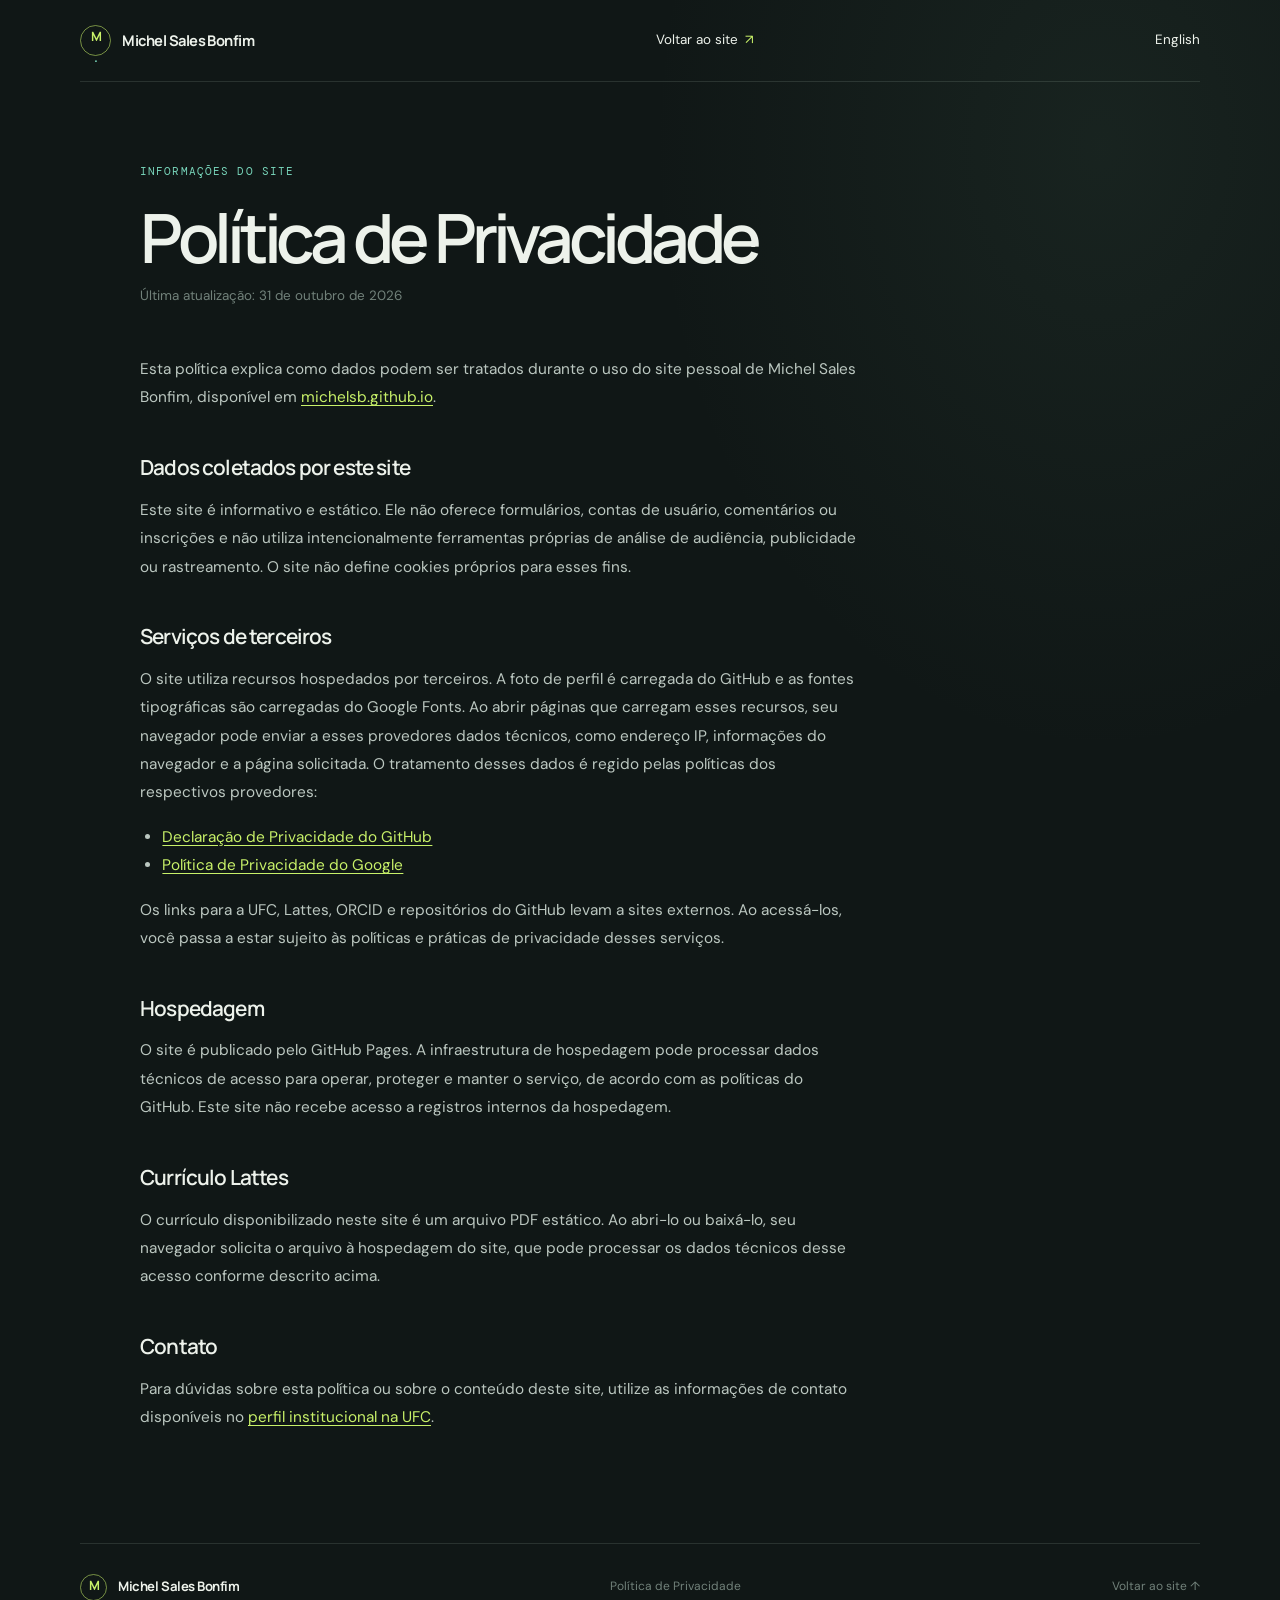
<file: privacy.html>
<!doctype html>
<html lang="pt-BR">
  <head>
    <meta charset="utf-8">
    <meta name="viewport" content="width=device-width, initial-scale=1">
    <meta
      name="description"
      content="Política de privacidade do site pessoal e acadêmico de Michel Sales Bonfim."
    >
    <meta name="theme-color" content="#101716">
    <title>Política de Privacidade — Michel Sales Bonfim</title>
    <link rel="stylesheet" href="styles.css">
  </head>
  <body>
    <a class="skip-link" href="#conteudo">Pular para o conteúdo</a>

    <header class="site-header">
      <a class="wordmark" href="index.html" aria-label="Michel Sales Bonfim, início">
        <span class="wordmark-mark" aria-hidden="true">M<span>.</span></span>
        <span>Michel Sales Bonfim</span>
      </a>
      <a class="header-link" href="index.html">Voltar ao site <span aria-hidden="true">↗</span></a>
      <a class="header-link" href="en/privacy.html" lang="en">English</a>
    </header>

    <main id="conteudo" class="section-wrap privacy-page">
      <p class="eyebrow">Informações do site</p>
      <h1>Política de Privacidade</h1>
      <p class="privacy-updated">Última atualização: <time datetime="2026-10-31">31 de outubro de 2026</time></p>

      <div class="privacy-content">
        <p>
          Esta política explica como dados podem ser tratados durante o uso do
          site pessoal de Michel Sales Bonfim, disponível em
          <a href="https://michelsb.github.io">michelsb.github.io</a>.
        </p>

        <section aria-labelledby="dados-title">
          <h2 id="dados-title">Dados coletados por este site</h2>
          <p>
            Este site é informativo e estático. Ele não oferece formulários,
            contas de usuário, comentários ou inscrições e não utiliza
            intencionalmente ferramentas próprias de análise de audiência,
            publicidade ou rastreamento. O site não define cookies próprios
            para esses fins.
          </p>
        </section>

        <section aria-labelledby="terceiros-title">
          <h2 id="terceiros-title">Serviços de terceiros</h2>
          <p>
            O site utiliza recursos hospedados por terceiros. A foto de perfil
            é carregada do GitHub e as fontes tipográficas são carregadas do
            Google Fonts. Ao abrir páginas que carregam esses recursos, seu
            navegador pode enviar a esses provedores dados técnicos, como
            endereço IP, informações do navegador e a página solicitada. O
            tratamento desses dados é regido pelas políticas dos respectivos
            provedores:
          </p>
          <ul>
            <li><a href="https://docs.github.com/pt/site-policy/privacy-policies/github-privacy-statement" target="_blank" rel="noreferrer">Declaração de Privacidade do GitHub</a></li>
            <li><a href="https://policies.google.com/privacy" target="_blank" rel="noreferrer">Política de Privacidade do Google</a></li>
          </ul>
          <p>
            Os links para a UFC, Lattes, ORCID e repositórios do GitHub levam a
            sites externos. Ao acessá-los, você passa a estar sujeito às
            políticas e práticas de privacidade desses serviços.
          </p>
        </section>

        <section aria-labelledby="hospedagem-title">
          <h2 id="hospedagem-title">Hospedagem</h2>
          <p>
            O site é publicado pelo GitHub Pages. A infraestrutura de
            hospedagem pode processar dados técnicos de acesso para operar,
            proteger e manter o serviço, de acordo com as políticas do GitHub.
            Este site não recebe acesso a registros internos da hospedagem.
          </p>
        </section>

        <section aria-labelledby="pdf-title">
          <h2 id="pdf-title">Currículo Lattes</h2>
          <p>
            O currículo disponibilizado neste site é um arquivo PDF estático.
            Ao abri-lo ou baixá-lo, seu navegador solicita o arquivo à
            hospedagem do site, que pode processar os dados técnicos desse
            acesso conforme descrito acima.
          </p>
        </section>

        <section aria-labelledby="contato-title">
          <h2 id="contato-title">Contato</h2>
          <p>
            Para dúvidas sobre esta política ou sobre o conteúdo deste site,
            utilize as informações de contato disponíveis no
            <a href="https://www.quixada.ufc.br/docente/michel-sales-bonfim/" target="_blank" rel="noreferrer">perfil institucional na UFC</a>.
          </p>
        </section>
      </div>
    </main>

    <footer class="site-footer">
      <a class="wordmark footer-wordmark" href="index.html">
        <span class="wordmark-mark" aria-hidden="true">M<span>.</span></span>
        <span>Michel Sales Bonfim</span>
      </a>
      <p>Política de Privacidade</p>
      <a href="index.html">Voltar ao site ↑</a>
    </footer>
  </body>
</html>
</file>
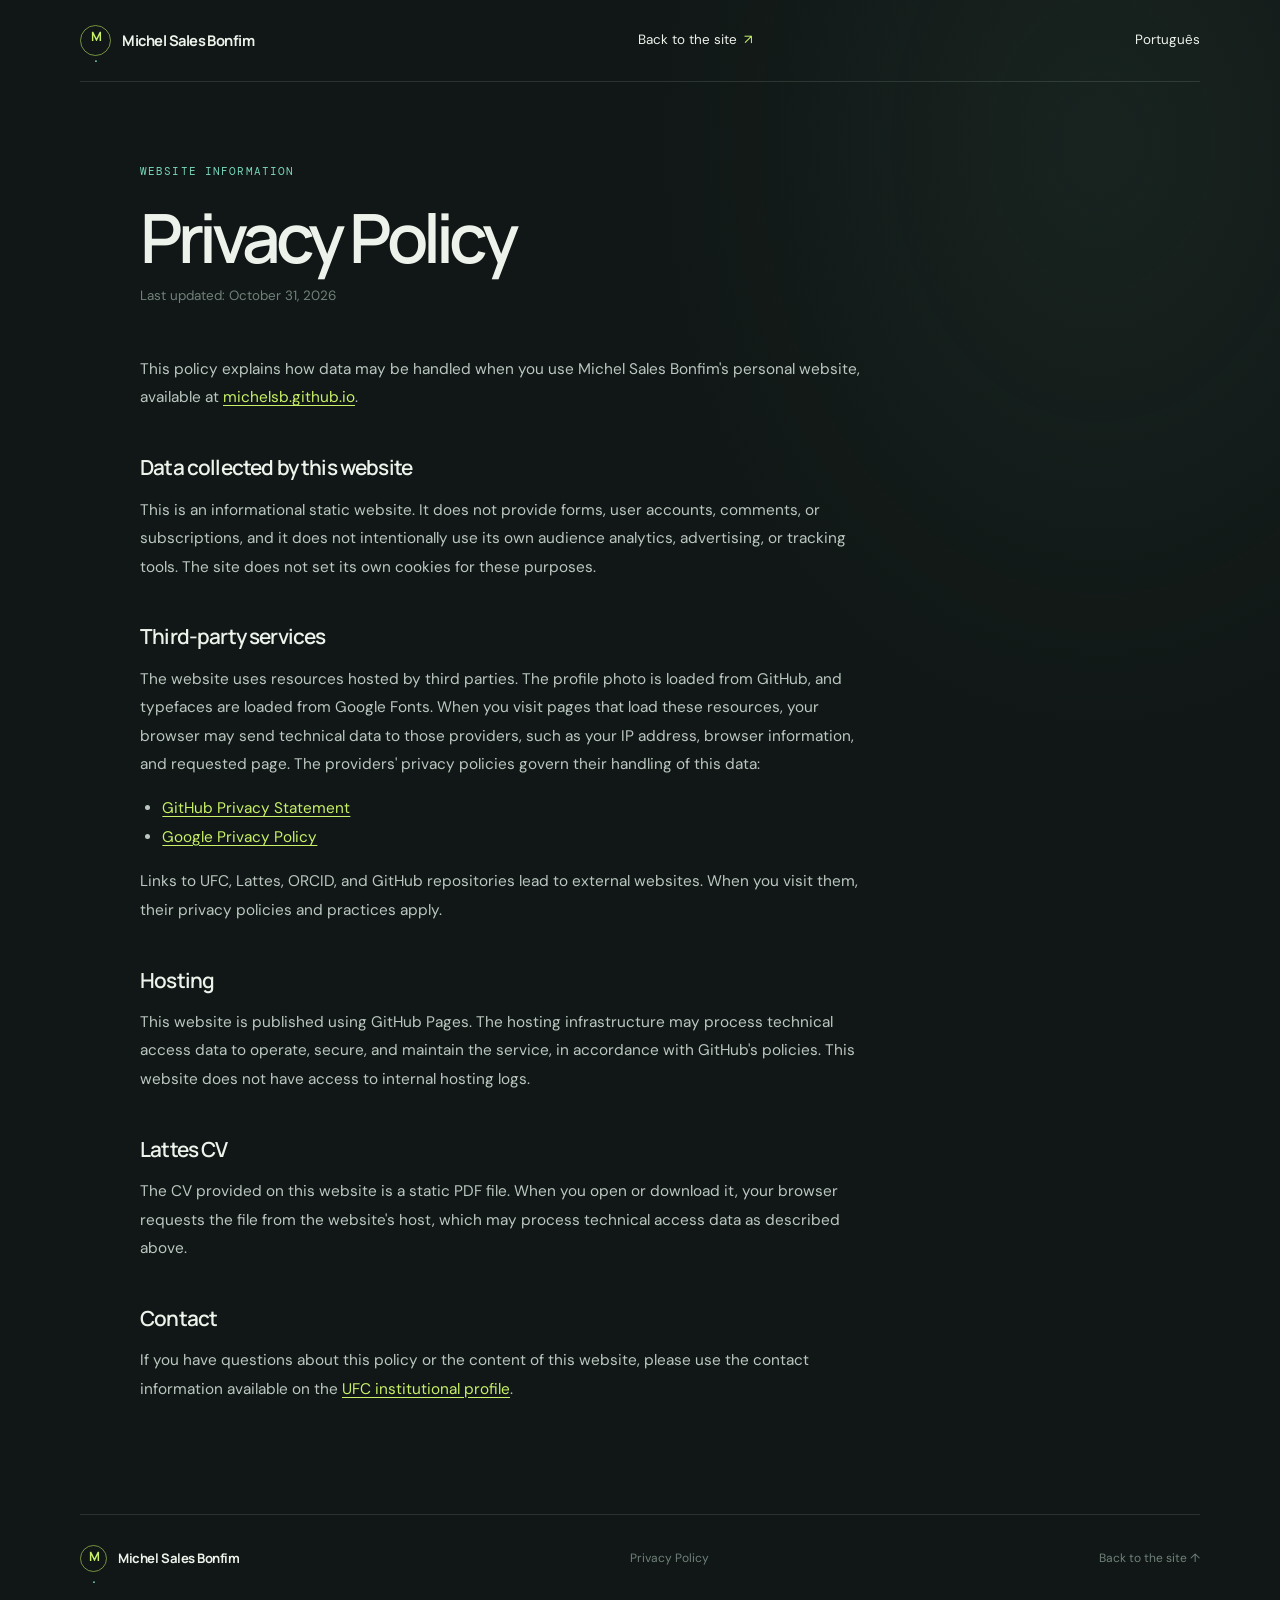
<file: en/privacy.html>
<!doctype html>
<html lang="en">
  <head>
    <meta charset="utf-8">
    <meta name="viewport" content="width=device-width, initial-scale=1">
    <meta
      name="description"
      content="Privacy policy for Michel Sales Bonfim's personal and academic website."
    >
    <meta name="theme-color" content="#101716">
    <title>Privacy Policy — Michel Sales Bonfim</title>
    <link rel="stylesheet" href="../styles.css">
  </head>
  <body>
    <a class="skip-link" href="#content">Skip to content</a>

    <header class="site-header">
      <a class="wordmark" href="index.html" aria-label="Michel Sales Bonfim, home">
        <span class="wordmark-mark" aria-hidden="true">M<span>.</span></span>
        <span>Michel Sales Bonfim</span>
      </a>
      <a class="header-link" href="index.html">Back to the site <span aria-hidden="true">↗</span></a>
      <a class="header-link" href="../privacy.html" lang="pt-BR">Português</a>
    </header>

    <main id="content" class="section-wrap privacy-page">
      <p class="eyebrow">Website information</p>
      <h1>Privacy Policy</h1>
      <p class="privacy-updated">Last updated: <time datetime="2026-10-31">October 31, 2026</time></p>

      <div class="privacy-content">
        <p>
          This policy explains how data may be handled when you use Michel Sales
          Bonfim's personal website, available at
          <a href="https://michelsb.github.io">michelsb.github.io</a>.
        </p>

        <section aria-labelledby="data-title">
          <h2 id="data-title">Data collected by this website</h2>
          <p>
            This is an informational static website. It does not provide forms,
            user accounts, comments, or subscriptions, and it does not
            intentionally use its own audience analytics, advertising, or
            tracking tools. The site does not set its own cookies for these
            purposes.
          </p>
        </section>

        <section aria-labelledby="third-party-title">
          <h2 id="third-party-title">Third-party services</h2>
          <p>
            The website uses resources hosted by third parties. The profile
            photo is loaded from GitHub, and typefaces are loaded from Google
            Fonts. When you visit pages that load these resources, your browser
            may send technical data to those providers, such as your IP
            address, browser information, and requested page. The providers'
            privacy policies govern their handling of this data:
          </p>
          <ul>
            <li><a href="https://docs.github.com/en/site-policy/privacy-policies/github-privacy-statement" target="_blank" rel="noreferrer">GitHub Privacy Statement</a></li>
            <li><a href="https://policies.google.com/privacy" target="_blank" rel="noreferrer">Google Privacy Policy</a></li>
          </ul>
          <p>
            Links to UFC, Lattes, ORCID, and GitHub repositories lead to
            external websites. When you visit them, their privacy policies and
            practices apply.
          </p>
        </section>

        <section aria-labelledby="hosting-title">
          <h2 id="hosting-title">Hosting</h2>
          <p>
            This website is published using GitHub Pages. The hosting
            infrastructure may process technical access data to operate,
            secure, and maintain the service, in accordance with GitHub's
            policies. This website does not have access to internal hosting
            logs.
          </p>
        </section>

        <section aria-labelledby="cv-title">
          <h2 id="cv-title">Lattes CV</h2>
          <p>
            The CV provided on this website is a static PDF file. When you open
            or download it, your browser requests the file from the website's
            host, which may process technical access data as described above.
          </p>
        </section>

        <section aria-labelledby="contact-title">
          <h2 id="contact-title">Contact</h2>
          <p>
            If you have questions about this policy or the content of this
            website, please use the contact information available on the
            <a href="https://www.quixada.ufc.br/docente/michel-sales-bonfim/" target="_blank" rel="noreferrer">UFC institutional profile</a>.
          </p>
        </section>
      </div>
    </main>

    <footer class="site-footer">
      <a class="wordmark footer-wordmark" href="index.html">
        <span class="wordmark-mark" aria-hidden="true">M<span>.</span></span>
        <span>Michel Sales Bonfim</span>
      </a>
      <p>Privacy Policy</p>
      <a href="index.html">Back to the site ↑</a>
    </footer>
  </body>
</html>
</file>
<file: styles.css>
@import url("https://fonts.googleapis.com/css2?family=DM+Mono:wght@400;500&family=DM+Sans:wght@400;500;600;700&family=Manrope:wght@400;500;600;700;800&display=swap");

:root {
  color-scheme: dark;
  --page: #101716;
  --panel: #151e1c;
  --panel-raised: #192321;
  --text: #edf2eb;
  --muted: #9daaa4;
  --subtle: #71817a;
  --line: rgba(209, 229, 216, 0.13);
  --accent: #c8f169;
  --accent-ink: #172010;
  --mint: #78d5ba;
  --mono: "DM Mono", "SFMono-Regular", Consolas, monospace;
  --sans: "DM Sans", "Segoe UI", sans-serif;
  --display: "Manrope", "Segoe UI", sans-serif;
  font-family: var(--sans);
  background: var(--page);
  color: var(--text);
  scroll-behavior: smooth;
}

* {
  box-sizing: border-box;
}

body {
  margin: 0;
  background:
    radial-gradient(ellipse at 86% 9%, rgba(84, 125, 102, 0.12), transparent 28rem),
    var(--page);
  color: var(--text);
  font-size: 16px;
  line-height: 1.65;
}

a {
  color: inherit;
}

a:focus-visible {
  outline: 2px solid var(--accent);
  outline-offset: 5px;
}

.skip-link {
  position: absolute;
  z-index: 20;
  top: 0.75rem;
  left: 0.75rem;
  padding: 0.75rem 1rem;
  transform: translateY(-160%);
  background: var(--accent);
  color: var(--accent-ink);
  font-weight: 700;
}

.skip-link:focus {
  transform: translateY(0);
}

.site-header,
.site-footer {
  display: flex;
  align-items: center;
  justify-content: space-between;
  width: min(1120px, calc(100% - 64px));
  margin: 0 auto;
}

.site-header {
  min-height: 82px;
  border-bottom: 1px solid var(--line);
}

.wordmark {
  display: inline-flex;
  align-items: center;
  gap: 0.7rem;
  color: var(--text);
  font-family: var(--display);
  font-size: 0.92rem;
  font-weight: 700;
  letter-spacing: -0.035em;
  text-decoration: none;
}

.wordmark-mark {
  display: grid;
  width: 31px;
  height: 31px;
  place-items: center;
  border: 1px solid rgba(200, 241, 105, 0.55);
  border-radius: 50%;
  color: var(--accent);
  font-size: 0.8rem;
  letter-spacing: -0.08em;
}

.wordmark-mark span {
  color: var(--mint);
}

.site-nav {
  display: flex;
  align-items: center;
  gap: 2rem;
}

.site-nav a,
.header-link {
  color: var(--muted);
  font-size: 0.84rem;
  text-decoration: none;
  transition: color 160ms ease;
}

.site-nav a:hover,
.header-link:hover,
.link-row a:hover,
.contact-github:hover,
.site-footer > a:last-child:hover {
  color: var(--accent);
}

.header-link {
  color: var(--text);
}

.header-link span,
.link-row span,
.text-link span,
.contact-github span {
  padding-left: 0.2rem;
  color: var(--accent);
}

.section-wrap {
  width: min(1000px, calc(100% - 64px));
  margin: 0 auto;
}

.privacy-page {
  min-height: calc(100vh - 170px);
  padding-top: 5rem;
  padding-bottom: 6rem;
}

.privacy-page > h1 {
  margin-bottom: 0.6rem;
  font-family: var(--display);
  font-size: clamp(2.5rem, 6vw, 4.25rem);
  font-weight: 600;
  letter-spacing: -0.075em;
  line-height: 1.1;
}

.privacy-updated {
  margin-bottom: 3rem;
  color: var(--subtle);
  font-size: 0.84rem;
}

.privacy-content {
  max-width: 720px;
}

.privacy-content > p,
.privacy-content section p,
.privacy-content li {
  color: #bbc7c0;
  font-size: 0.96rem;
  line-height: 1.85;
}

.privacy-content a {
  color: var(--accent);
  text-underline-offset: 3px;
}

.privacy-content section {
  margin-top: 2.4rem;
}

.privacy-content h2 {
  margin-bottom: 0.7rem;
  font-family: var(--display);
  font-size: 1.3rem;
  font-weight: 600;
  letter-spacing: -0.04em;
}

.privacy-content ul {
  padding-left: 1.4rem;
}

.hero {
  position: relative;
  display: grid;
  min-height: 625px;
  grid-template-columns: 1.15fr 0.85fr;
  align-items: center;
  gap: 4rem;
  overflow: hidden;
  padding-top: 3.2rem;
  padding-bottom: 5.2rem;
  isolation: isolate;
}

.hero-copy,
.hero-card {
  position: relative;
  z-index: 1;
}

.eyebrow,
.card-label,
.project-type,
.timeline-period,
.research-number,
.hero-index {
  font-family: var(--mono);
  font-size: 0.7rem;
  letter-spacing: 0.1em;
  text-transform: uppercase;
}

.eyebrow {
  display: flex;
  align-items: center;
  gap: 0.65rem;
  margin: 0 0 1.25rem;
  color: var(--mint);
}

.status-dot {
  width: 7px;
  height: 7px;
  border-radius: 50%;
  background: var(--accent);
  box-shadow: 0 0 14px rgba(200, 241, 105, 0.65);
}

h1,
h2,
h3,
p {
  margin-top: 0;
}

.hero h1 {
  margin-bottom: 1.45rem;
  font-family: var(--display);
  font-size: clamp(3.5rem, 7.3vw, 6.6rem);
  font-weight: 600;
  letter-spacing: -0.085em;
  line-height: 0.99;
}

.hero h1 span {
  color: var(--accent);
}

.hero-lede {
  max-width: 480px;
  margin-bottom: 1rem;
  color: #c7d0ca;
  font-size: clamp(1.05rem, 1.8vw, 1.25rem);
  line-height: 1.65;
}

.hero-affiliation {
  margin-bottom: 2rem;
  color: var(--muted);
  font-size: 0.92rem;
}

.hero-affiliation span {
  padding: 0 0.3rem;
  color: var(--accent);
}

.hero-actions {
  display: flex;
  flex-wrap: wrap;
  align-items: center;
  gap: 0.8rem;
}

.button {
  display: inline-flex;
  min-height: 48px;
  align-items: center;
  justify-content: center;
  gap: 0.6rem;
  padding: 0.75rem 1.05rem;
  border: 1px solid transparent;
  border-radius: 3px;
  font-size: 0.85rem;
  font-weight: 700;
  text-decoration: none;
  transition: transform 160ms ease, background 160ms ease, border-color 160ms ease;
}

.button:hover {
  transform: translateY(-2px);
}

.button-primary {
  background: var(--accent);
  color: var(--accent-ink);
}

.button-primary:hover {
  background: #d8ff87;
}

.button-primary span {
  font-size: 1rem;
}

.button-quiet {
  border-color: var(--line);
  color: var(--text);
}

.button-quiet:hover {
  border-color: rgba(200, 241, 105, 0.55);
}

.hero-card {
  justify-self: end;
  width: min(100%, 340px);
  padding: 2rem;
  border: 1px solid var(--line);
  background:
    linear-gradient(145deg, rgba(200, 241, 105, 0.035), transparent 55%),
    var(--panel);
  box-shadow: 0 28px 80px rgba(0, 0, 0, 0.16);
}

.portrait-frame {
  position: relative;
  display: grid;
  width: 136px;
  height: 136px;
  margin: 0 auto 2rem;
  place-items: center;
}

.portrait-frame img {
  position: relative;
  z-index: 1;
  width: 104px;
  height: 104px;
  border: 3px solid var(--panel);
  border-radius: 50%;
  object-fit: cover;
  background: var(--panel-raised);
}

.portrait-orbit {
  position: absolute;
  border: 1px solid rgba(120, 213, 186, 0.28);
  border-radius: 50%;
  inset: 4px;
}

.orbit-two {
  inset: 0;
  border-color: rgba(200, 241, 105, 0.14);
  transform: rotate(-35deg) scaleX(0.7);
}

.card-label {
  margin-bottom: 0.4rem;
  color: var(--mint);
}

.hero-card h2 {
  margin-bottom: 0.45rem;
  font-family: var(--display);
  font-size: 1.5rem;
  letter-spacing: -0.05em;
}

.hero-card-copy {
  margin-bottom: 1.5rem;
  color: var(--muted);
  font-size: 0.9rem;
}

.hero-card-footer {
  display: flex;
  align-items: center;
  gap: 0.55rem;
  padding-top: 1rem;
  border-top: 1px solid var(--line);
  color: var(--muted);
  font-size: 0.79rem;
}

.location-pin {
  color: var(--accent);
  font-size: 1.1rem;
}

.hero-index {
  position: absolute;
  bottom: 1.8rem;
  left: 0;
  color: var(--subtle);
}

.hero-decoration {
  position: absolute;
  z-index: -1;
  top: 8%;
  right: -9%;
  width: 370px;
  height: 370px;
  border: 1px solid rgba(120, 213, 186, 0.07);
  border-radius: 50%;
}

.hero-decoration::before,
.hero-decoration::after {
  position: absolute;
  border: 1px solid rgba(120, 213, 186, 0.06);
  border-radius: 50%;
  content: "";
  inset: 35px;
}

.hero-decoration::after {
  inset: 72px;
}

.about-section,
.trajectory-section {
  display: grid;
  grid-template-columns: 0.88fr 1.12fr;
  gap: 5rem;
  padding-top: 7rem;
  padding-bottom: 7rem;
  border-top: 1px solid var(--line);
}

.section-heading .eyebrow {
  margin-bottom: 1.1rem;
}

.section-heading h2,
.contact-section h2 {
  margin-bottom: 0;
  font-family: var(--display);
  font-size: clamp(2.2rem, 4vw, 3.45rem);
  font-weight: 500;
  letter-spacing: -0.07em;
  line-height: 1.13;
}

.about-copy {
  padding-top: 1.65rem;
}

.about-copy > p {
  margin-bottom: 1.1rem;
  color: #bbc7c0;
  font-size: 1rem;
  line-height: 1.85;
}

.link-row {
  display: flex;
  flex-wrap: wrap;
  gap: 1.4rem;
  margin-top: 1.8rem;
}

.link-row a,
.text-link {
  color: var(--text);
  font-size: 0.85rem;
  font-weight: 600;
  text-decoration: none;
  transition: color 160ms ease;
}

.research-section,
.projects-section {
  padding: 6.7rem 0;
  background: #141d1b;
}

.research-heading,
.projects-heading {
  display: flex;
  align-items: end;
  justify-content: space-between;
  gap: 2rem;
  margin-bottom: 3rem;
}

.heading-note {
  max-width: 320px;
  margin: 0 0 0.3rem;
  color: var(--muted);
  font-size: 0.92rem;
}

.research-grid {
  display: grid;
  grid-template-columns: repeat(4, 1fr);
  border-top: 1px solid var(--line);
  border-left: 1px solid var(--line);
}

.research-card {
  position: relative;
  min-height: 244px;
  padding: 1.3rem 1.25rem 1.5rem;
  border-right: 1px solid var(--line);
  border-bottom: 1px solid var(--line);
  background: rgba(255, 255, 255, 0.008);
  transition: background 180ms ease;
}

.research-card:hover {
  background: rgba(200, 241, 105, 0.035);
}

.research-number {
  color: var(--subtle);
  font-size: 0.64rem;
}

.research-icon {
  margin: 1.7rem 0 1rem;
  color: var(--accent);
  font-size: 1.35rem;
}

.research-card h3 {
  margin-bottom: 0.55rem;
  font-family: var(--display);
  font-size: 1.05rem;
  letter-spacing: -0.04em;
}

.research-card p {
  margin: 0;
  color: var(--muted);
  font-size: 0.8rem;
  line-height: 1.7;
}

.card-line {
  position: absolute;
  right: 1.25rem;
  bottom: 1.25rem;
  left: 1.25rem;
  height: 1px;
  background: linear-gradient(90deg, rgba(200, 241, 105, 0.35), transparent);
  opacity: 0;
  transition: opacity 180ms ease;
}

.research-card:hover .card-line {
  opacity: 1;
}

.research-source {
  margin: 1.1rem 0 0;
  color: var(--subtle);
  font-size: 0.74rem;
}

.trajectory-section {
  padding-top: 7rem;
  padding-bottom: 7rem;
}

.timeline {
  padding-top: 0.15rem;
}

.timeline-item {
  position: relative;
  display: grid;
  grid-template-columns: 145px 1fr;
  gap: 1rem;
  padding: 0 0 2rem 1.6rem;
  border-left: 1px solid rgba(120, 213, 186, 0.35);
}

.timeline-item:last-child {
  padding-bottom: 0;
  border-left-color: transparent;
}

.timeline-marker {
  position: absolute;
  top: 0.27rem;
  left: -4px;
  width: 7px;
  height: 7px;
  border-radius: 50%;
  background: var(--accent);
  box-shadow: 0 0 12px rgba(200, 241, 105, 0.35);
}

.timeline-period {
  padding-top: 0.08rem;
  color: var(--mint);
  font-size: 0.62rem;
  line-height: 1.7;
}

.timeline-item h3 {
  margin-bottom: 0.25rem;
  font-family: var(--display);
  font-size: 1rem;
  font-weight: 600;
  letter-spacing: -0.035em;
}

.timeline-item p {
  margin: 0;
  color: var(--muted);
  font-size: 0.82rem;
}

.projects-section {
  background: #141d1b;
}

.projects-heading {
  margin-bottom: 2.4rem;
}

.text-link {
  padding-bottom: 0.45rem;
  border-bottom: 1px solid rgba(200, 241, 105, 0.35);
}

.projects-grid {
  display: grid;
  grid-template-columns: repeat(2, 1fr);
  gap: 0.8rem;
}

.project-card {
  position: relative;
  display: block;
  min-height: 205px;
  padding: 1.6rem 3.4rem 1.55rem 1.65rem;
  border: 1px solid var(--line);
  background: rgba(16, 23, 22, 0.45);
  text-decoration: none;
  transition: border-color 180ms ease, background 180ms ease, transform 180ms ease;
}

.project-card:hover {
  transform: translateY(-3px);
  border-color: rgba(200, 241, 105, 0.48);
  background: rgba(16, 23, 22, 0.8);
}

.project-type {
  color: var(--mint);
  font-size: 0.63rem;
}

.project-card h3 {
  margin: 1rem 0 0.45rem;
  font-family: var(--display);
  font-size: 1.25rem;
  letter-spacing: -0.05em;
}

.project-card p {
  max-width: 430px;
  margin: 0;
  color: var(--muted);
  font-size: 0.85rem;
}

.project-arrow {
  position: absolute;
  top: 1.4rem;
  right: 1.45rem;
  color: var(--accent);
  font-size: 1.1rem;
  transition: transform 180ms ease;
}

.project-card:hover .project-arrow {
  transform: translate(2px, -2px);
}

.contact-section {
  display: flex;
  align-items: center;
  justify-content: space-between;
  gap: 2rem;
  padding-top: 7rem;
  padding-bottom: 7rem;
}

.contact-section .eyebrow {
  margin-bottom: 1rem;
}

.contact-links {
  display: flex;
  align-items: flex-start;
  flex-direction: column;
  gap: 1rem;
}

.contact-github {
  color: var(--muted);
  font-size: 0.84rem;
  text-decoration: none;
  transition: color 160ms ease;
}

.site-footer {
  min-height: 88px;
  border-top: 1px solid var(--line);
}

.footer-wordmark {
  font-size: 0.82rem;
}

.footer-wordmark .wordmark-mark {
  width: 27px;
  height: 27px;
}

.site-footer p,
.site-footer > a:last-child {
  margin: 0;
  color: var(--subtle);
  font-size: 0.75rem;
  text-decoration: none;
  transition: color 160ms ease;
}

@media (max-width: 820px) {
  .site-header,
  .site-footer {
    width: min(100% - 40px, 680px);
  }

  .site-nav {
    gap: 1.1rem;
  }

  .section-wrap {
    width: min(100% - 40px, 680px);
  }

  .hero {
    min-height: 560px;
    grid-template-columns: 1fr 0.72fr;
    gap: 2rem;
  }

  .hero-card {
    padding: 1.5rem;
  }

  .about-section,
  .trajectory-section {
    gap: 2.5rem;
  }

  .research-grid {
    grid-template-columns: repeat(2, 1fr);
  }

  .research-card {
    min-height: 215px;
  }
}

@media (max-width: 620px) {
  .site-header {
    min-height: 72px;
    flex-wrap: wrap;
    gap: 0 1rem;
  }

  .wordmark {
    font-size: 0.83rem;
  }

  .site-nav {
    order: 3;
    width: 100%;
    justify-content: space-between;
    gap: 0.6rem;
    padding: 0 0 0.8rem;
  }

  .site-nav a {
    font-size: 0.75rem;
  }

  .header-link {
    font-size: 0.78rem;
  }

  .section-wrap,
  .site-header,
  .site-footer {
    width: calc(100% - 36px);
  }

  .privacy-page {
    min-height: calc(100vh - 200px);
    padding-top: 3.8rem;
    padding-bottom: 4.5rem;
  }

  .privacy-updated {
    margin-bottom: 2.3rem;
  }

  .hero {
    min-height: unset;
    grid-template-columns: 1fr;
    gap: 2.8rem;
    padding-top: 4.5rem;
    padding-bottom: 4.5rem;
  }

  .hero h1 {
    font-size: clamp(3.6rem, 18vw, 5.2rem);
  }

  .hero-card {
    justify-self: stretch;
    width: 100%;
    padding: 1.5rem;
  }

  .portrait-frame {
    margin-bottom: 1.3rem;
  }

  .hero-index,
  .hero-decoration {
    display: none;
  }

  .about-section,
  .trajectory-section {
    grid-template-columns: 1fr;
    gap: 1.5rem;
    padding-top: 4.5rem;
    padding-bottom: 4.5rem;
  }

  .about-copy {
    padding-top: 0;
  }

  .research-section,
  .projects-section {
    padding: 4.5rem 0;
  }

  .research-heading,
  .projects-heading {
    align-items: flex-start;
    flex-direction: column;
    gap: 1.25rem;
    margin-bottom: 2rem;
  }

  .heading-note {
    max-width: 410px;
  }

  .research-card {
    min-height: 225px;
    padding: 1rem;
  }

  .research-icon {
    margin: 1.25rem 0 0.8rem;
  }

  .research-card h3 {
    font-size: 0.98rem;
  }

  .research-card p {
    font-size: 0.77rem;
  }

  .card-line {
    right: 1rem;
    left: 1rem;
  }

  .timeline-item {
    grid-template-columns: 1fr;
    gap: 0.35rem;
    padding-bottom: 1.6rem;
  }

  .timeline-period {
    font-size: 0.6rem;
  }

  .projects-grid {
    grid-template-columns: 1fr;
  }

  .project-card {
    min-height: 185px;
  }

  .contact-section {
    align-items: flex-start;
    flex-direction: column;
    padding-top: 4.5rem;
    padding-bottom: 4.5rem;
  }

  .site-footer {
    align-items: flex-start;
    flex-direction: column;
    gap: 0.65rem;
    padding: 1.5rem 0;
  }
}

@media (prefers-reduced-motion: reduce) {
  *,
  *::before,
  *::after {
    scroll-behavior: auto !important;
    transition-duration: 0.01ms !important;
  }
}
</file>
